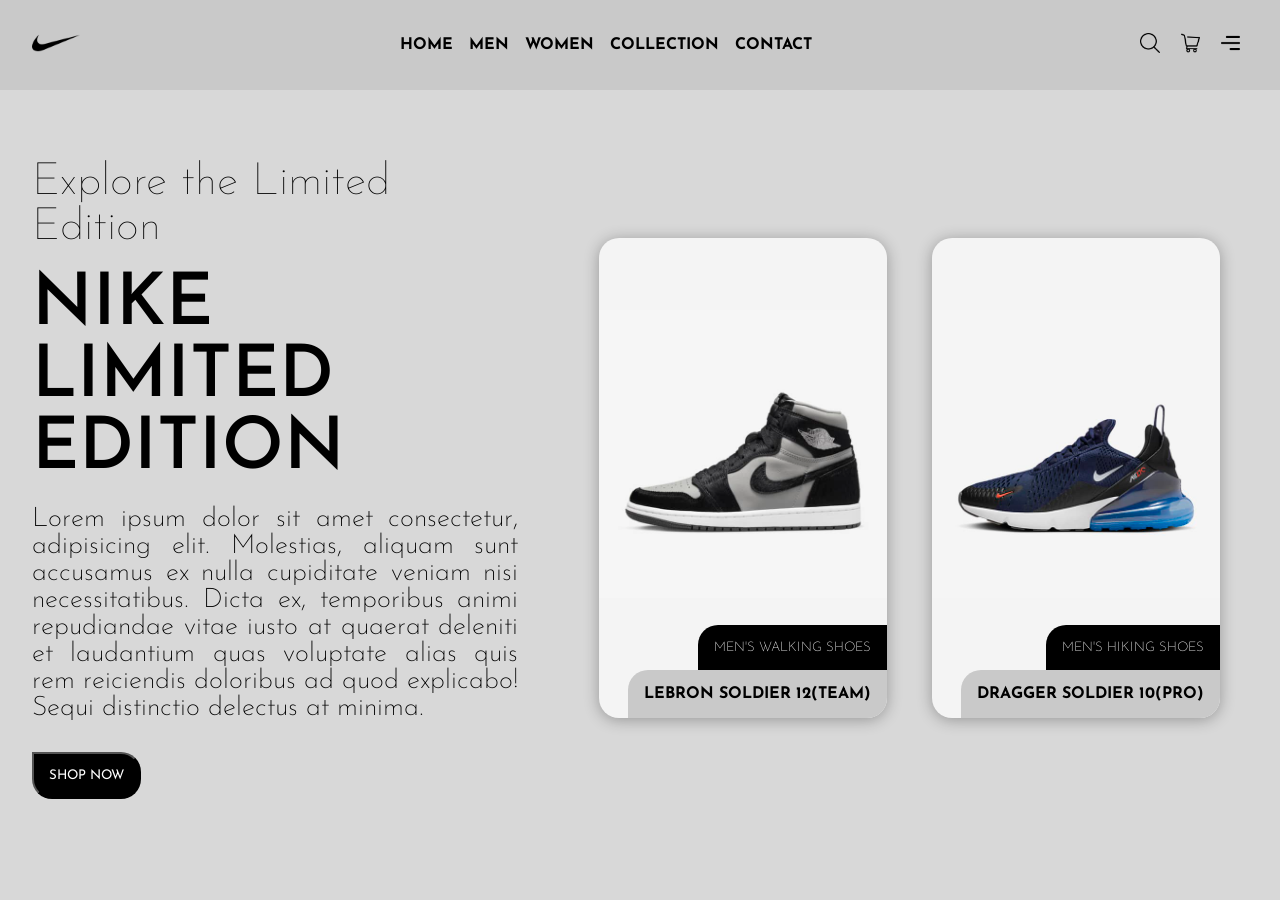
<file: index.html>
<!DOCTYPE html>
<html lang="en">
<head>
    <meta charset="UTF-8">
    <meta http-equiv="X-UA-Compatible" content="IE=edge">
    <meta name="viewport" content="width=device-width, initial-scale=1.0">
    <title>NIKE | SHOES</title>
    <link rel="stylesheet" href="./style.css">
    <!-- <link rel="stylesheet" href="/stylesRes.css"> -->
    <link rel="preconnect" href="https://fonts.googleapis.com"><link rel="preconnect" href="https://fonts.gstatic.com" crossorigin><link href="https://fonts.googleapis.com/css2?family=Josefin+Sans:ital,wght@0,100;0,200;0,500&display=swap" rel="stylesheet">
    <link rel = "icon" href="/src/nike.png" type = "image/x-icon">
</head>
<body>
    <div class="main">

        <div class="nav-container">
            <div class="nav">
                <div class="nikeLogo">
                    <img class="nk" src="./src/nike.png" alt="">
                </div>
                <div class="pages">
                    <a href="#">HOME</a>
                    <a href="#">MEN</a>
                    <a href="#">WOMEN</a>
                    <a href="#">COLLECTION</a>
                    <a href="#">CONTACT</a>
                </div>
                <div class="options">
                    <img class="opt" src="./src/search.png" alt="">
                    <img class="opt" src="./src/cart.png" alt="">
                    <img class="opt" src="./src/menu.png" alt="">
                </div>
            </div>
        </div>
        <div class="content">
            <div class="left">
                <h6 class="t1">Explore the Limited Edition</h6>
                <h1 class="t2">NIKE LIMITED EDITION</h1>
                <h3 class="t3">Lorem ipsum dolor sit amet consectetur, adipisicing elit. Molestias, aliquam sunt accusamus ex nulla cupiditate veniam nisi necessitatibus. Dicta ex, temporibus animi repudiandae vitae iusto at quaerat deleniti et laudantium quas voluptate alias quis rem reiciendis doloribus ad quod explicabo! Sequi distinctio delectus at minima.</h3>
                <button class="shop">
                    SHOP NOW
                </button>
            </div>

            <div class="right">
                <div class="shoe">
                    <img cls="s" src="./src/shoe1.png" alt="">
                    <h4>LeBron Soldier 12(Team)</h4>
                    <h5>Men's Walking Shoes</h5>
                </div>
                <div class="shoe">
                    <img cls="s" src="./src/shoe2.png" alt="">
                    <h4>Dragger Soldier 10(Pro)</h4>
                    <h5>Men's Hiking Shoes</h5>
                </div>
                <div class="shoe">
                    <img cls="s" src="./src/shoe3.png" alt="">
                    <h4>LeBron Ultra 12(Team)</h4>
                    <h5>Men's Running Shoes</h5>
                </div>
                <div class="shoe">
                    <img cls="s" src="./src/shoe4.png" alt="">
                    <h4>LeBron Spider 12(Pro)</h4>
                    <h5>Men's Party Shoes</h5>
                </div>
                <div class="shoe">
                    <img cls="s" src="./src/shoe5.png" alt="">
                    <h4>Cobra Prada 12(Pro)</h4>
                    <h5>Men's Sports Shoes</h5>
                </div>
                <div class="shoe">
                    <img cls="s" src="./src/shoe6.png" alt="">
                    <h4>LeBron Speed 12(Team)</h4>
                    <h5>Men's Jogging Shoes</h5>
                </div>
            </div>
        </div>

        <div class="foot">
            <!-- <div class="it"> -->
                <a href="#">HOME</a>
                <a href="#">MEN</a>
                <a href="#">WOMEN</a>
                <a href="#">COLLECTION</a>
                <a href="#">CONTACT</a>
            <!-- </div> -->
        </div>

    </div>
    
</body>
</html>
</file>
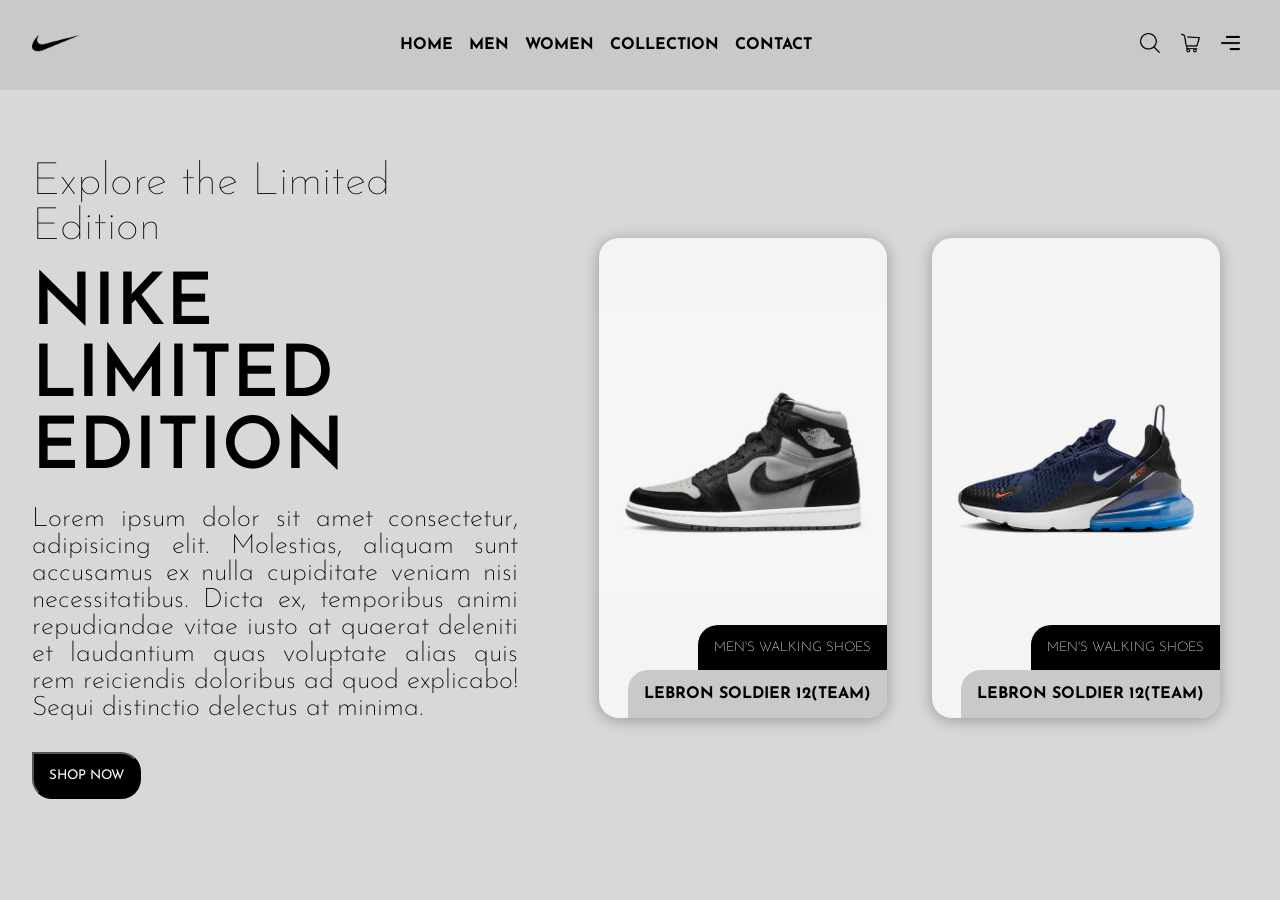
<file: home.html>
<!DOCTYPE html>
<html lang="en">
<head>
    <meta charset="UTF-8">
    <meta http-equiv="X-UA-Compatible" content="IE=edge">
    <meta name="viewport" content="width=device-width, initial-scale=1.0">
    <title>NIKE | SHOES</title>
    <link rel="stylesheet" href="./style.css">
    <link rel="preconnect" href="https://fonts.googleapis.com"><link rel="preconnect" href="https://fonts.gstatic.com" crossorigin><link href="https://fonts.googleapis.com/css2?family=Josefin+Sans:ital,wght@0,100;0,200;0,500&display=swap" rel="stylesheet">
    <link rel = "icon" href="/src/nike.png" type = "image/x-icon">
</head>
<body>
    <div class="main">

        <div class="nav-container">
            <div class="nav">
                <div class="nikeLogo">
                    <img class="nk" src="./src/nike.png" alt="">
                </div>
                <div class="pages">
                    <a href="#">HOME</a>
                    <a href="#">MEN</a>
                    <a href="#">WOMEN</a>
                    <a href="#">COLLECTION</a>
                    <a href="#">CONTACT</a>
                </div>
                <div class="options">
                    <img class="opt" src="./src/search.png" alt="">
                    <img class="opt" src="./src/cart.png" alt="">
                    <img class="opt" src="./src/menu.png" alt="">
                </div>
            </div>
        </div>
        <div class="content">
            <div class="left">
                <h6 class="t1">Explore the Limited Edition</h6>
                <h1 class="t2">NIKE LIMITED EDITION</h1>
                <h3 class="t3">Lorem ipsum dolor sit amet consectetur, adipisicing elit. Molestias, aliquam sunt accusamus ex nulla cupiditate veniam nisi necessitatibus. Dicta ex, temporibus animi repudiandae vitae iusto at quaerat deleniti et laudantium quas voluptate alias quis rem reiciendis doloribus ad quod explicabo! Sequi distinctio delectus at minima.</h3>
                <button class="shop">
                    SHOP NOW
                </button>
            </div>

            <div class="right">
                <div class="shoe">
                    <img cls="s" src="./src/shoe1.png" alt="">
                    <h4>LeBron Soldier 12(Team)</h4>
                    <h5>Men's Walking Shoes</h5>
                </div>
                <div class="shoe">
                    <img cls="s" src="./src/shoe2.png" alt="">
                    <h4>LeBron Soldier 12(Team)</h4>
                    <h5>Men's Walking Shoes</h5>
                </div>
                <div class="shoe">
                    <img cls="s" src="./src/shoe3.png" alt="">
                    <h4>LeBron Soldier 12(Team)</h4>
                    <h5>Men's Walking Shoes</h5>
                </div>
                <div class="shoe">
                    <img cls="s" src="./src/shoe4.png" alt="">
                    <h4>LeBron Soldier 12(Team)</h4>
                    <h5>Men's Walking Shoes</h5>
                </div>
                <div class="shoe">
                    <img cls="s" src="./src/shoe5.png" alt="">
                    <h4>LeBron Soldier 12(Team)</h4>
                    <h5>Men's Walking Shoes</h5>
                </div>
                <div class="shoe">
                    <img cls="s" src="./src/shoe6.png" alt="">
                    <h4>LeBron Soldier 12(Team)</h4>
                    <h5>Men's Walking Shoes</h5>
                </div>
            </div>
        </div>
    </div>
    
</body>
</html>
</file>
<file: style.css>
*{
    margin: 0;
    padding: 0;
    box-sizing: border-box;
    font-family: 'Josefin Sans', sans-serif;
}
html,body{
    /* width: 100%; */
    height: auto;
    background: rgb(216, 216, 216);
}
.pages{
    display: flex;
    gap: 1rem;    
}
a{
    text-decoration: none;
    color: black;
    font-size: 1rem;
} 
.opt{
    height: 1.2rem;
    margin: 0.5rem;
}
.options{
    margin-right: 2rem;
}
.pages a:hover {
    color:rgb(232, 232, 232);
    animation: pg 0.5s ease;
}
.nk{
    height: 3rem;
    margin-left: 2rem;
}


.nav-container{
    width: 100%;
    position:fixed;
    display: flex;
    align-items: center;
    z-index: 2;
}
.nav{
    width: 100%;
    min-height: 10vh;
    margin: auto;
    display: flex;
    align-items: center;
    justify-content: space-between;
    font-weight: 700;
    background: rgb(201, 201, 201);
}

/* TEXT */
h1{
    font-weight: 600;
    font-size: 8vh;
}
h3{
    font-weight: 200;
    font-size: 3vh;
}
h6{
    font-weight: 100;
    font-size: 5vh;
}


.content{
    height: auto;
    /* width: 100%; */
    /* z-index: 0; */
    margin: auto;
    margin-left: 2rem;
    margin-right: 2rem;
    padding-top: 10rem;
    display: flex;
    justify-content: space-between;
    align-items: center;
}
.left{
    width: 40%;
    min-height: 50vh;
    position: relative;
}
.t3{
    text-align: justify;
}
.right{
    width: 55%;
    min-height: 50vh;
    position: relative;
    /* display: flex; */
    overflow-x:auto;
    white-space: nowrap;
}
.right::-webkit-scrollbar{
    display: none;
}
.t1{
    margin-bottom: 20px;
}
.t2{
    margin-bottom: 20px;
}
.t3{
    margin-bottom: 30px;
}
.shop{
    background: black;
    color: white;
    padding: 15px;
    border-radius: 20px;
    border-top-left-radius: 0px;
}
.foot{
    display: none;
}

.shoe{
    height: 30rem;
    width: 18rem;
    background-color: rgb(244, 244, 244);
    position: relative;
    box-shadow: 0px 2px 15px rgba(0, 0, 0,.3);
    border-radius: 20px;
    margin: 20px;
    display: inline-block;
}
.shoe img{
    height: 60%;
    width: 100%;
    top:15%;
    object-fit:cover;
    position: absolute;
}
.shoe h4{
    position: absolute;
    bottom: 0%;
    right: 0%;
    background:  rgb(201, 201, 201);
    padding: 1rem;
    text-transform: uppercase;
    border-top-left-radius: 20px;
    border-bottom-right-radius: 20px;
}
.shoe h5{
    position: absolute;
    font-weight: 200;
    bottom: 10%;
    right: 0%;
    background:  rgb(0, 0, 0);
    color: white;
    padding: 1rem;
    text-transform: uppercase;
    border-top-left-radius: 20px;
}

@keyframes pg{
    0%{
        color: black;
    }
    100%{
        color: white;
    }
}


@media screen and (min-width:240px)and (max-width: 768px) {

    .content{
        height: auto;
        width: 100%;
        display: block;
        margin-left: 0px;
        margin-right: 0px;
        align-items: center;
        text-align: center;
    }
    .t3{
        padding: 10px 20px;
        text-align:center;
        text-align: justify;
    }
    .left{
        margin: auto;
        width: 100%;
        display: block;
        align-items: center;
    }
    .right{
        /* margin: auto; */
        width: 100%;
        display: flex;
        flex-direction: column;
        align-items: center;
        overflow-x: visible;
    }
    .pages{
        display: none;
    }
    .foot {
        background: rgb(181, 181, 181);
        width:100%;
        display: flex;
        position:sticky;
        bottom:0;
        left:0;
        justify-content:space-between;
        padding: 1rem 2rem;
    }
    .foot a{
        /* padding: 10px 20px; */
        font-size: .6rem;
        display: flex;
    }
    .shoe{
        display: flex;
    }
}
</file>
<file: stylesRes.css>
@media screen and (max-width: 1024px) {
    .content{
        height: auto;
        width: 100%;
        /* margin: auto; */
        /* padding-top: 100px; */
        display: flex;
        flex-direction: column;
        justify-content: space-between;
        align-items: center;
        text-align: center;
    }

    .left{
        margin: auto;
    }
    .right{
        margin: auto;
        align-items: center;
        justify-content: center;
        min-height: 50vh;
        overflow-x: visible;
    }
    .pages{
        display: none;
    }

    .foot{
        display: flex;
        /* position: fixed; */
        z-index: 2;
        width:100vw;
        min-height: 5vh;
        display: flex;
        align-items: center;
        justify-content: space-around;
        font-weight: 700;
        background: rgb(201, 201, 201);
    }
    .foot a{
        font-size: .5rem;
    }
    .shoe{
        display: flex;
    }
}
</file>
